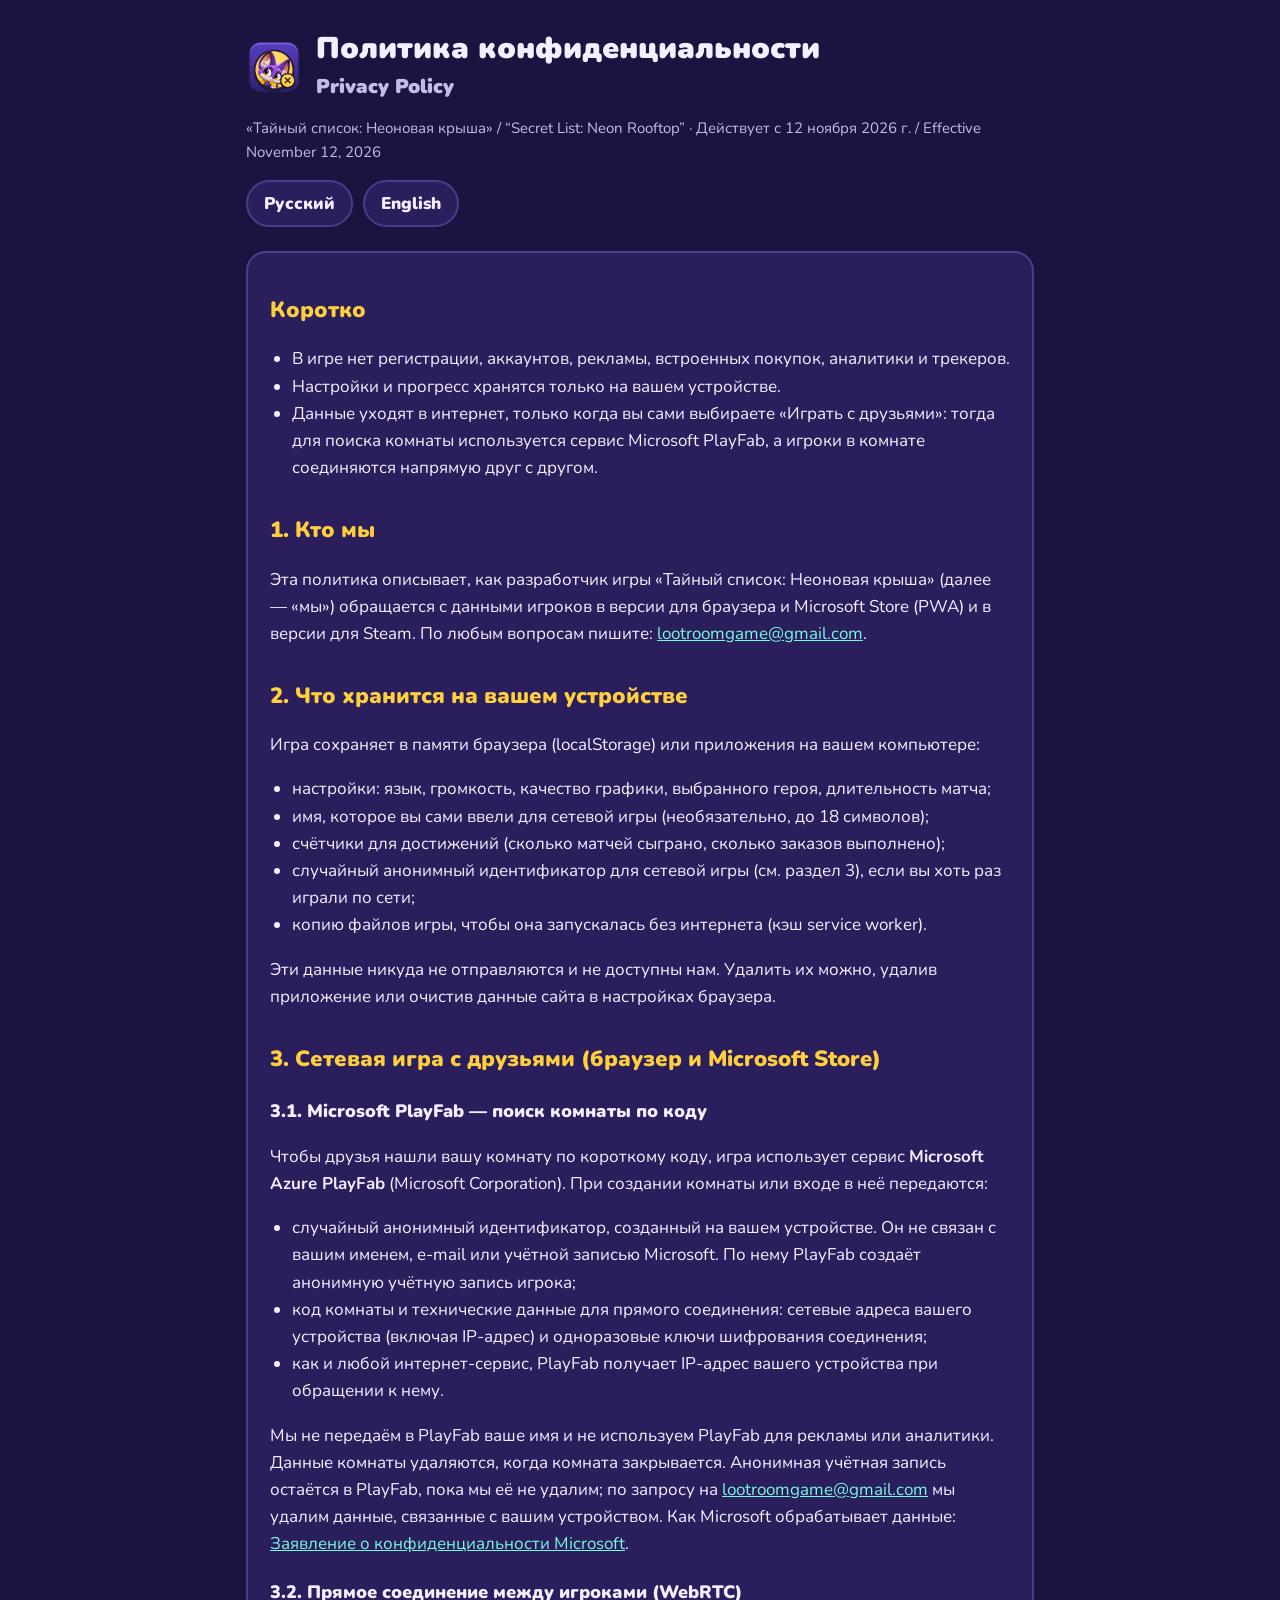
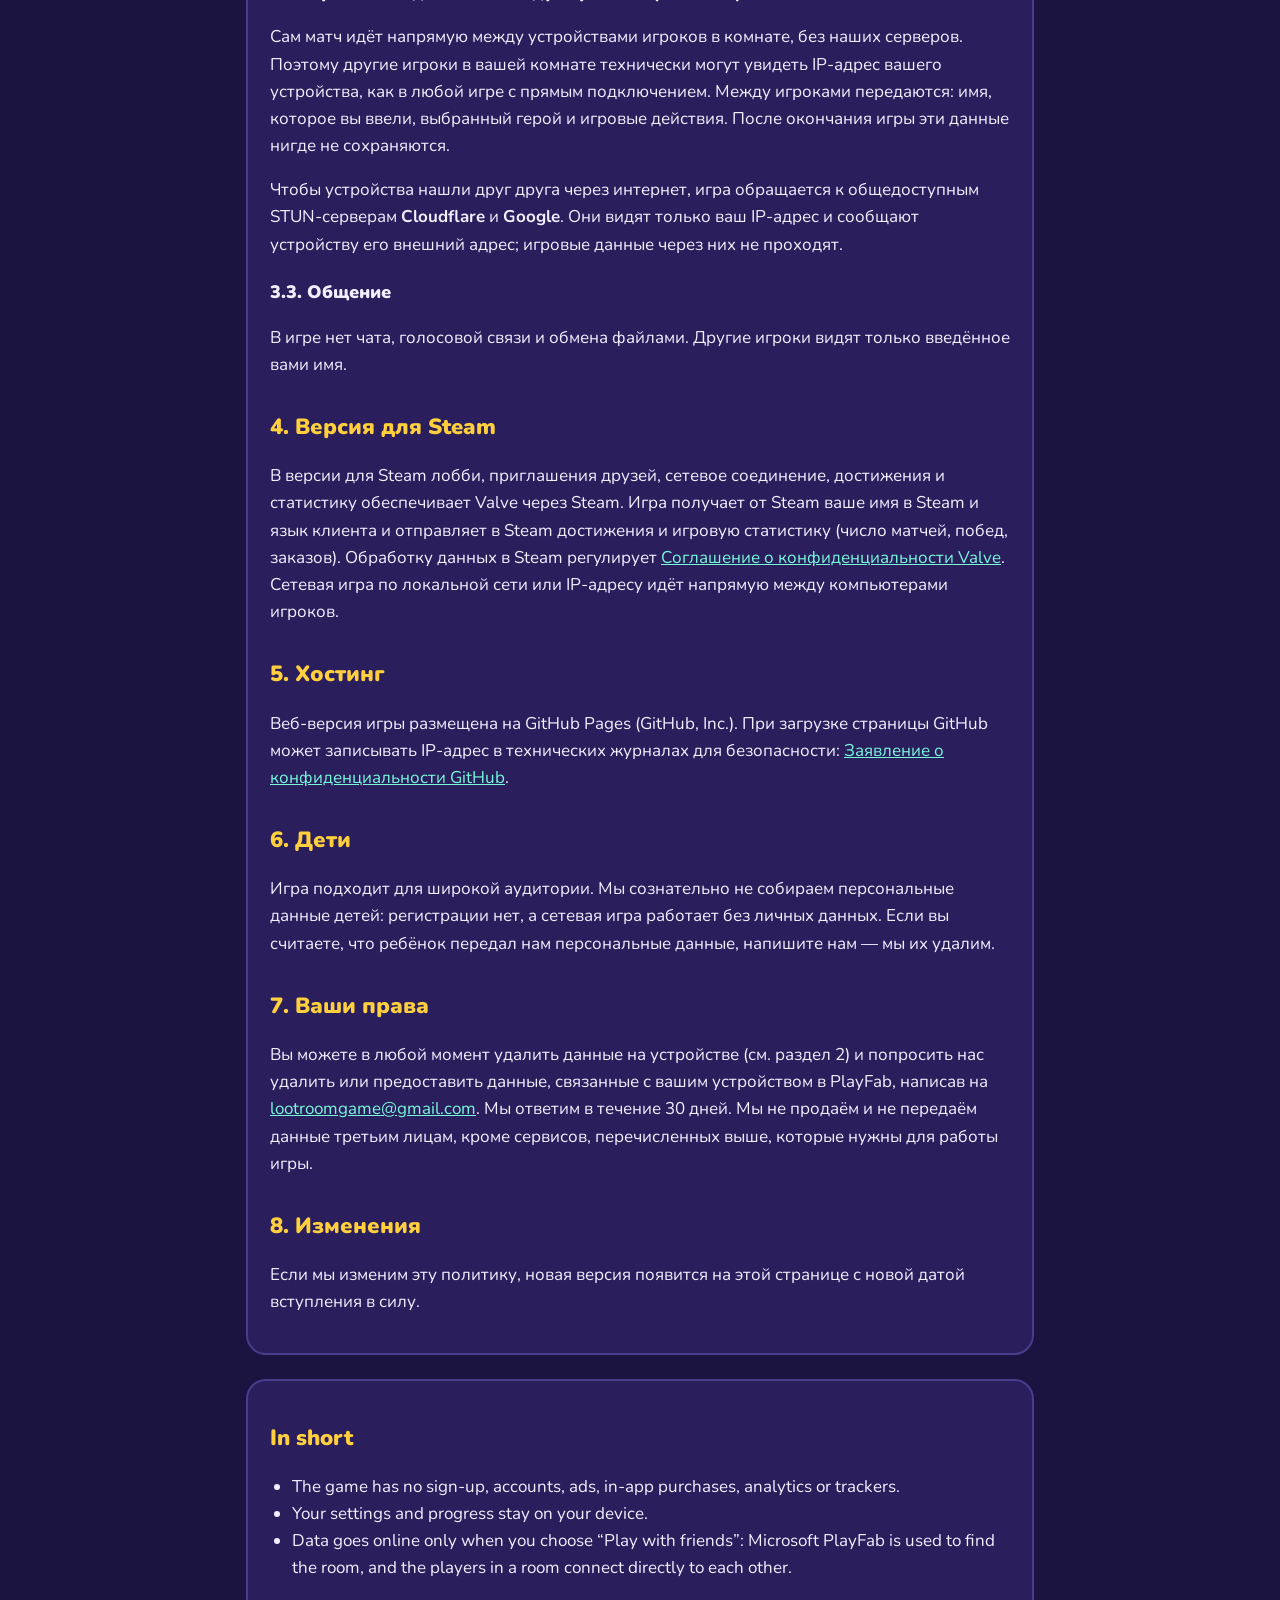
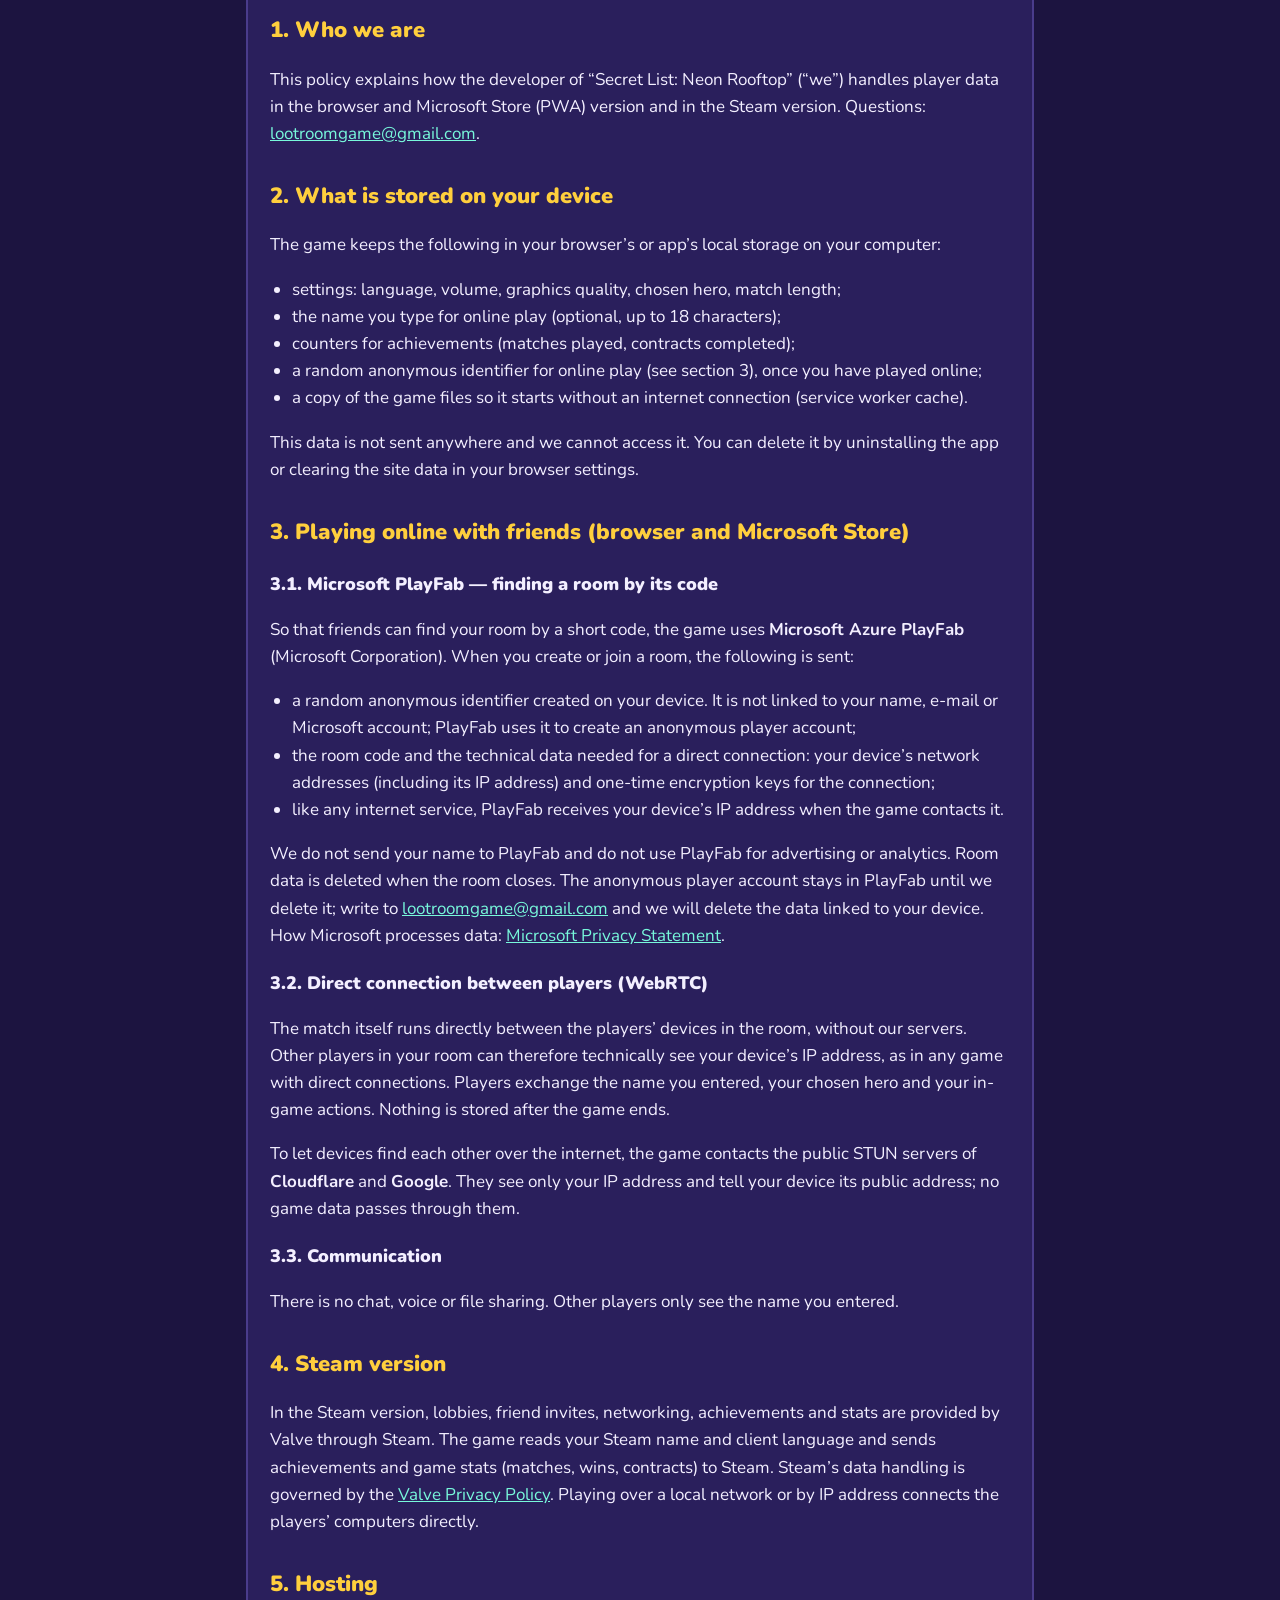
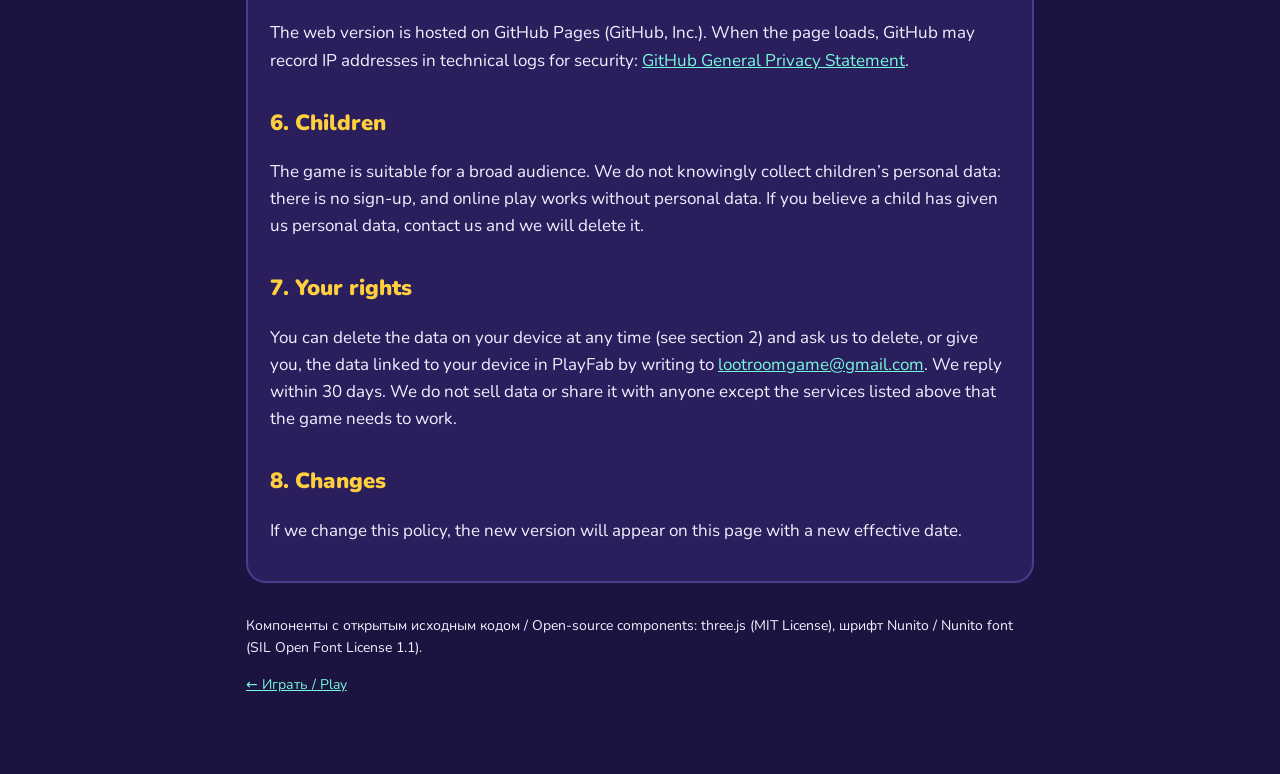
<file: privacy.html>
<!DOCTYPE html>
<html lang="ru">
<head>
<meta charset="UTF-8">
<meta name="viewport" content="width=device-width,initial-scale=1">
<title>Политика конфиденциальности — Тайный список / Privacy Policy — Secret List</title>
<meta name="description" content="Политика конфиденциальности игры «Тайный список: Неоновая крыша» / Privacy policy of Secret List: Neon Rooftop.">
<meta name="theme-color" content="#221a3d">
<link rel="icon" type="image/png" sizes="48x48" href="icons/icon-48.png">
<style>
@font-face{font-family:'N';src:url(assets/fonts/nunito-latin-wght-normal.woff2) format('woff2');font-weight:200 1000;unicode-range:U+0000-00FF,U+2000-206F}
@font-face{font-family:'N';src:url(assets/fonts/nunito-cyrillic-wght-normal.woff2) format('woff2');font-weight:200 1000;unicode-range:U+0400-045F}
:root{--bg:#1c1440;--card:#2a1f5c;--ink:#f3efff;--muted:#c4bbe8;--gold:#ffcf3d;--mint:#78f8db;--line:#4a3c8c}
*{box-sizing:border-box}
body{margin:0;background:var(--bg);color:var(--ink);font:400 17px/1.6 'N',system-ui,-apple-system,'Segoe UI',sans-serif}
main{max-width:820px;margin:0 auto;padding:32px 16px 64px}
header{display:flex;align-items:center;gap:14px;margin-bottom:8px}
header img{width:56px;height:56px}
h1{font-size:30px;line-height:1.15;margin:0;font-weight:1000}
h2{font-size:22px;margin:32px 0 8px;color:var(--gold);font-weight:900}
h3{font-size:18px;margin:20px 0 4px;font-weight:900}
p,li{color:var(--ink)}
.muted{color:var(--muted);font-size:15px}
nav{display:flex;gap:10px;margin:16px 0 8px;flex-wrap:wrap}
nav a{display:inline-block;padding:8px 16px;border-radius:999px;background:var(--card);border:2px solid var(--line);color:var(--ink);text-decoration:none;font-weight:900}
nav a:hover,nav a:focus{border-color:var(--gold)}
section.lang{background:var(--card);border:2px solid var(--line);border-radius:20px;padding:8px 22px 20px;margin-top:24px}
a{color:var(--mint)}
ul{padding-left:22px}
table{border-collapse:collapse;width:100%;font-size:15px;margin:8px 0}
th,td{border:1px solid var(--line);padding:8px;text-align:left;vertical-align:top}
th{color:var(--gold)}
footer{margin-top:32px;color:var(--muted);font-size:14px}
</style>
</head>
<body>
<main>
<header><img src="icons/icon-192.png" alt=""><div><h1>Политика конфиденциальности<br><span class="muted" style="font-size:20px">Privacy Policy</span></h1></div></header>
<p class="muted">«Тайный список: Неоновая крыша» / “Secret List: Neon Rooftop” · Действует с 12 ноября 2026 г. / Effective November 12, 2026</p>
<nav><a href="#ru" lang="ru">Русский</a><a href="#en" lang="en">English</a></nav>

<section class="lang" id="ru" lang="ru">
<h2>Коротко</h2>
<ul>
<li>В игре нет регистрации, аккаунтов, рекламы, встроенных покупок, аналитики и трекеров.</li>
<li>Настройки и прогресс хранятся только на вашем устройстве.</li>
<li>Данные уходят в интернет, только когда вы сами выбираете «Играть с друзьями»: тогда для поиска комнаты используется сервис Microsoft PlayFab, а игроки в комнате соединяются напрямую друг с другом.</li>
</ul>

<h2>1. Кто мы</h2>
<p>Эта политика описывает, как разработчик игры «Тайный список: Неоновая крыша» (далее — «мы») обращается с данными игроков в версии для браузера и Microsoft Store (PWA) и в версии для Steam. По любым вопросам пишите: <a href="mailto:lootroomgame@gmail.com">lootroomgame@gmail.com</a>.</p>

<h2>2. Что хранится на вашем устройстве</h2>
<p>Игра сохраняет в памяти браузера (localStorage) или приложения на вашем компьютере:</p>
<ul>
<li>настройки: язык, громкость, качество графики, выбранного героя, длительность матча;</li>
<li>имя, которое вы сами ввели для сетевой игры (необязательно, до 18 символов);</li>
<li>счётчики для достижений (сколько матчей сыграно, сколько заказов выполнено);</li>
<li>случайный анонимный идентификатор для сетевой игры (см. раздел 3), если вы хоть раз играли по сети;</li>
<li>копию файлов игры, чтобы она запускалась без интернета (кэш service worker).</li>
</ul>
<p>Эти данные никуда не отправляются и не доступны нам. Удалить их можно, удалив приложение или очистив данные сайта в настройках браузера.</p>

<h2>3. Сетевая игра с друзьями (браузер и Microsoft Store)</h2>
<h3>3.1. Microsoft PlayFab — поиск комнаты по коду</h3>
<p>Чтобы друзья нашли вашу комнату по короткому коду, игра использует сервис <b>Microsoft Azure PlayFab</b> (Microsoft Corporation). При создании комнаты или входе в неё передаются:</p>
<ul>
<li>случайный анонимный идентификатор, созданный на вашем устройстве. Он не связан с вашим именем, e-mail или учётной записью Microsoft. По нему PlayFab создаёт анонимную учётную запись игрока;</li>
<li>код комнаты и технические данные для прямого соединения: сетевые адреса вашего устройства (включая IP-адрес) и одноразовые ключи шифрования соединения;</li>
<li>как и любой интернет-сервис, PlayFab получает IP-адрес вашего устройства при обращении к нему.</li>
</ul>
<p>Мы не передаём в PlayFab ваше имя и не используем PlayFab для рекламы или аналитики. Данные комнаты удаляются, когда комната закрывается. Анонимная учётная запись остаётся в PlayFab, пока мы её не удалим; по запросу на <a href="mailto:lootroomgame@gmail.com">lootroomgame@gmail.com</a> мы удалим данные, связанные с вашим устройством. Как Microsoft обрабатывает данные: <a href="https://privacy.microsoft.com/privacystatement" rel="noopener">Заявление о конфиденциальности Microsoft</a>.</p>
<h3>3.2. Прямое соединение между игроками (WebRTC)</h3>
<p>Сам матч идёт напрямую между устройствами игроков в комнате, без наших серверов. Поэтому другие игроки в вашей комнате технически могут увидеть IP-адрес вашего устройства, как в любой игре с прямым подключением. Между игроками передаются: имя, которое вы ввели, выбранный герой и игровые действия. После окончания игры эти данные нигде не сохраняются.</p>
<p>Чтобы устройства нашли друг друга через интернет, игра обращается к общедоступным STUN-серверам <b>Cloudflare</b> и <b>Google</b>. Они видят только ваш IP-адрес и сообщают устройству его внешний адрес; игровые данные через них не проходят.</p>
<h3>3.3. Общение</h3>
<p>В игре нет чата, голосовой связи и обмена файлами. Другие игроки видят только введённое вами имя.</p>

<h2>4. Версия для Steam</h2>
<p>В версии для Steam лобби, приглашения друзей, сетевое соединение, достижения и статистику обеспечивает Valve через Steam. Игра получает от Steam ваше имя в Steam и язык клиента и отправляет в Steam достижения и игровую статистику (число матчей, побед, заказов). Обработку данных в Steam регулирует <a href="https://store.steampowered.com/privacy_agreement/" rel="noopener">Соглашение о конфиденциальности Valve</a>. Сетевая игра по локальной сети или IP-адресу идёт напрямую между компьютерами игроков.</p>

<h2>5. Хостинг</h2>
<p>Веб-версия игры размещена на GitHub Pages (GitHub, Inc.). При загрузке страницы GitHub может записывать IP-адрес в технических журналах для безопасности: <a href="https://docs.github.com/site-policy/privacy-policies/github-general-privacy-statement" rel="noopener">Заявление о конфиденциальности GitHub</a>.</p>

<h2>6. Дети</h2>
<p>Игра подходит для широкой аудитории. Мы сознательно не собираем персональные данные детей: регистрации нет, а сетевая игра работает без личных данных. Если вы считаете, что ребёнок передал нам персональные данные, напишите нам — мы их удалим.</p>

<h2>7. Ваши права</h2>
<p>Вы можете в любой момент удалить данные на устройстве (см. раздел 2) и попросить нас удалить или предоставить данные, связанные с вашим устройством в PlayFab, написав на <a href="mailto:lootroomgame@gmail.com">lootroomgame@gmail.com</a>. Мы ответим в течение 30 дней. Мы не продаём и не передаём данные третьим лицам, кроме сервисов, перечисленных выше, которые нужны для работы игры.</p>

<h2>8. Изменения</h2>
<p>Если мы изменим эту политику, новая версия появится на этой странице с новой датой вступления в силу.</p>
</section>

<section class="lang" id="en" lang="en">
<h2>In short</h2>
<ul>
<li>The game has no sign-up, accounts, ads, in-app purchases, analytics or trackers.</li>
<li>Your settings and progress stay on your device.</li>
<li>Data goes online only when you choose “Play with friends”: Microsoft PlayFab is used to find the room, and the players in a room connect directly to each other.</li>
</ul>

<h2>1. Who we are</h2>
<p>This policy explains how the developer of “Secret List: Neon Rooftop” (“we”) handles player data in the browser and Microsoft Store (PWA) version and in the Steam version. Questions: <a href="mailto:lootroomgame@gmail.com">lootroomgame@gmail.com</a>.</p>

<h2>2. What is stored on your device</h2>
<p>The game keeps the following in your browser’s or app’s local storage on your computer:</p>
<ul>
<li>settings: language, volume, graphics quality, chosen hero, match length;</li>
<li>the name you type for online play (optional, up to 18 characters);</li>
<li>counters for achievements (matches played, contracts completed);</li>
<li>a random anonymous identifier for online play (see section 3), once you have played online;</li>
<li>a copy of the game files so it starts without an internet connection (service worker cache).</li>
</ul>
<p>This data is not sent anywhere and we cannot access it. You can delete it by uninstalling the app or clearing the site data in your browser settings.</p>

<h2>3. Playing online with friends (browser and Microsoft Store)</h2>
<h3>3.1. Microsoft PlayFab — finding a room by its code</h3>
<p>So that friends can find your room by a short code, the game uses <b>Microsoft Azure PlayFab</b> (Microsoft Corporation). When you create or join a room, the following is sent:</p>
<ul>
<li>a random anonymous identifier created on your device. It is not linked to your name, e-mail or Microsoft account; PlayFab uses it to create an anonymous player account;</li>
<li>the room code and the technical data needed for a direct connection: your device’s network addresses (including its IP address) and one-time encryption keys for the connection;</li>
<li>like any internet service, PlayFab receives your device’s IP address when the game contacts it.</li>
</ul>
<p>We do not send your name to PlayFab and do not use PlayFab for advertising or analytics. Room data is deleted when the room closes. The anonymous player account stays in PlayFab until we delete it; write to <a href="mailto:lootroomgame@gmail.com">lootroomgame@gmail.com</a> and we will delete the data linked to your device. How Microsoft processes data: <a href="https://privacy.microsoft.com/privacystatement" rel="noopener">Microsoft Privacy Statement</a>.</p>
<h3>3.2. Direct connection between players (WebRTC)</h3>
<p>The match itself runs directly between the players’ devices in the room, without our servers. Other players in your room can therefore technically see your device’s IP address, as in any game with direct connections. Players exchange the name you entered, your chosen hero and your in-game actions. Nothing is stored after the game ends.</p>
<p>To let devices find each other over the internet, the game contacts the public STUN servers of <b>Cloudflare</b> and <b>Google</b>. They see only your IP address and tell your device its public address; no game data passes through them.</p>
<h3>3.3. Communication</h3>
<p>There is no chat, voice or file sharing. Other players only see the name you entered.</p>

<h2>4. Steam version</h2>
<p>In the Steam version, lobbies, friend invites, networking, achievements and stats are provided by Valve through Steam. The game reads your Steam name and client language and sends achievements and game stats (matches, wins, contracts) to Steam. Steam’s data handling is governed by the <a href="https://store.steampowered.com/privacy_agreement/" rel="noopener">Valve Privacy Policy</a>. Playing over a local network or by IP address connects the players’ computers directly.</p>

<h2>5. Hosting</h2>
<p>The web version is hosted on GitHub Pages (GitHub, Inc.). When the page loads, GitHub may record IP addresses in technical logs for security: <a href="https://docs.github.com/site-policy/privacy-policies/github-general-privacy-statement" rel="noopener">GitHub General Privacy Statement</a>.</p>

<h2>6. Children</h2>
<p>The game is suitable for a broad audience. We do not knowingly collect children’s personal data: there is no sign-up, and online play works without personal data. If you believe a child has given us personal data, contact us and we will delete it.</p>

<h2>7. Your rights</h2>
<p>You can delete the data on your device at any time (see section 2) and ask us to delete, or give you, the data linked to your device in PlayFab by writing to <a href="mailto:lootroomgame@gmail.com">lootroomgame@gmail.com</a>. We reply within 30 days. We do not sell data or share it with anyone except the services listed above that the game needs to work.</p>

<h2>8. Changes</h2>
<p>If we change this policy, the new version will appear on this page with a new effective date.</p>
</section>

<footer>
<p>Компоненты с открытым исходным кодом / Open-source components: three.js (MIT License), шрифт Nunito / Nunito font (SIL Open Font License 1.1).</p>
<p><a href="./">← Играть / Play</a></p>
</footer>
</main>
</body>
</html>
</file>
